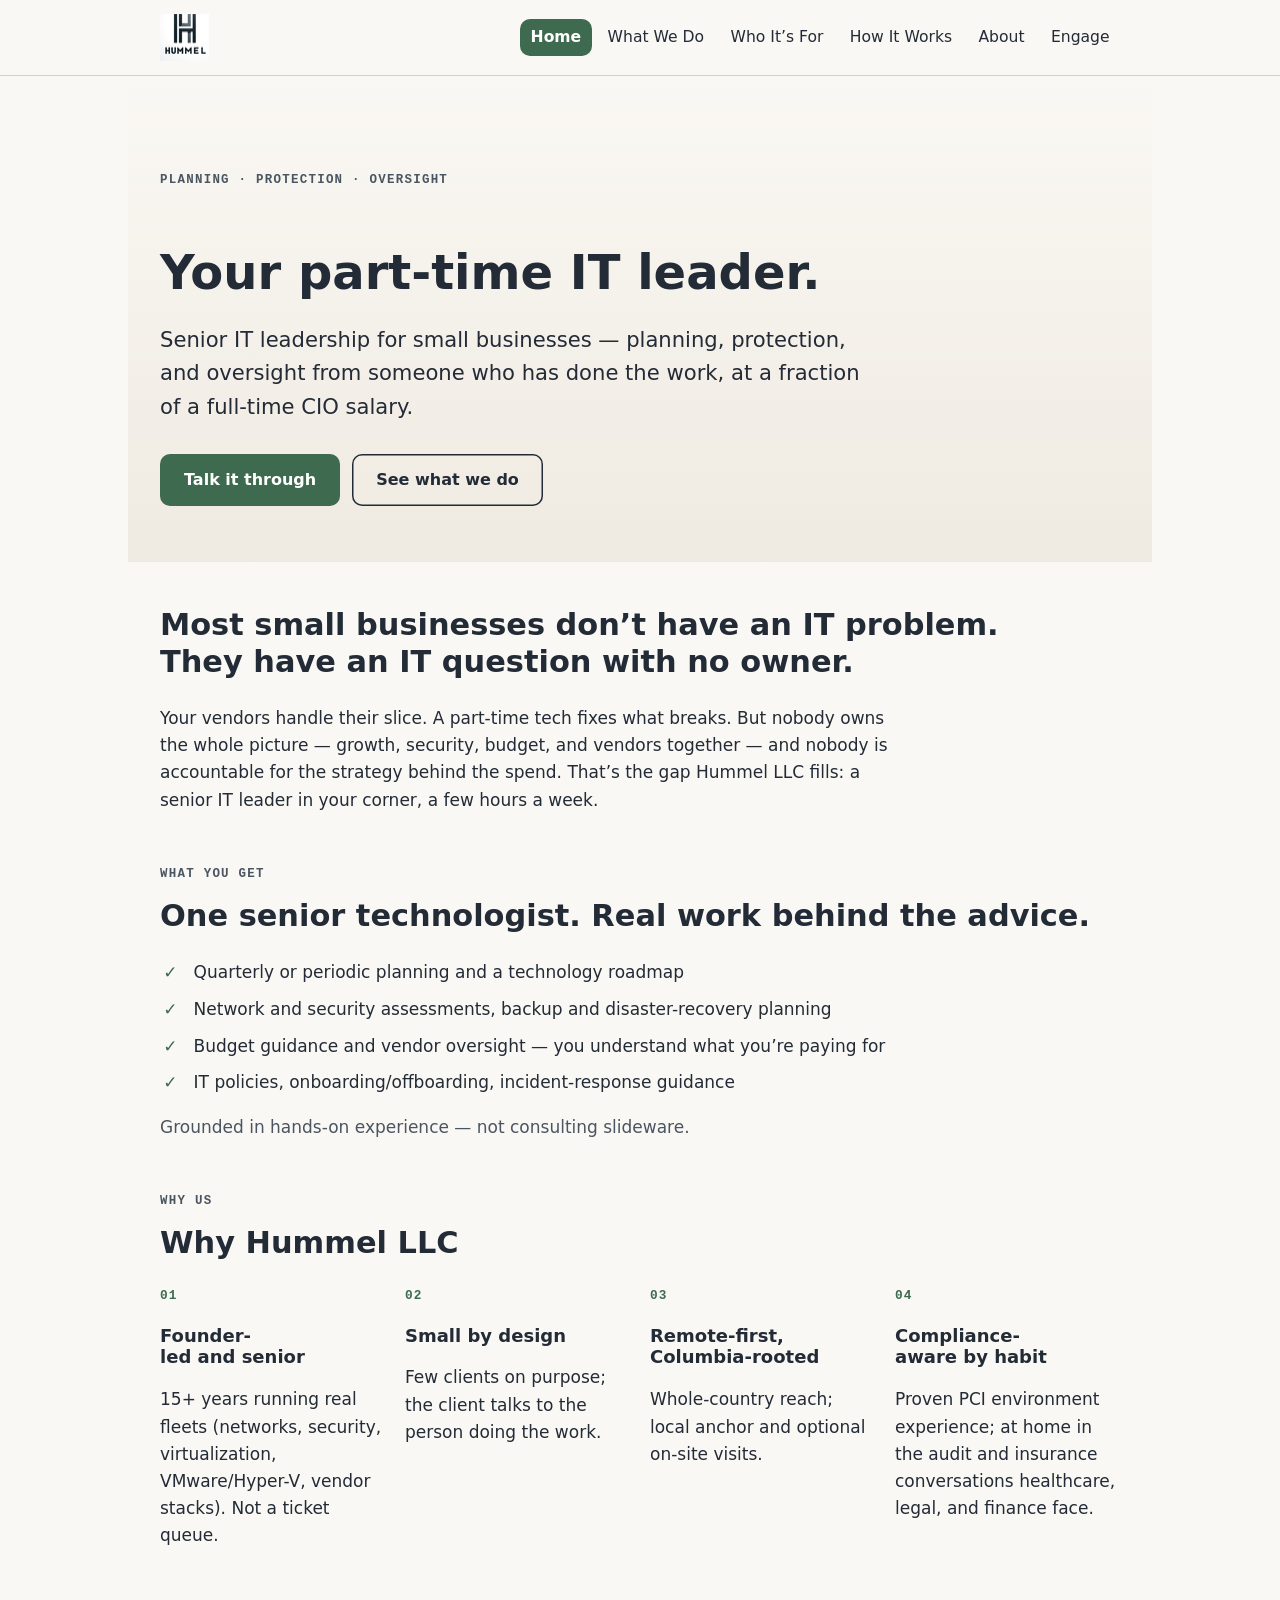
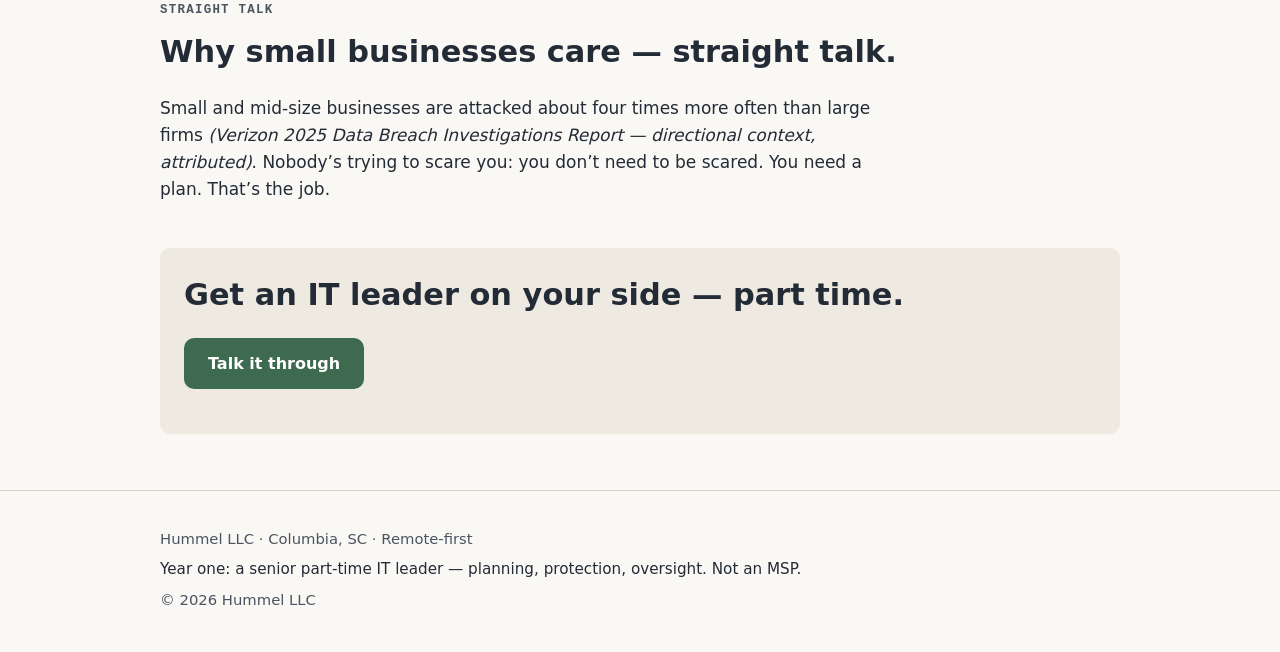
<file: index.html>
<!DOCTYPE html>
<html lang="en">
<head>
  <meta charset="utf-8">
  <meta name="viewport" content="width=device-width, initial-scale=1">
  <title>Hummel LLC — Your Part-Time IT Leader</title>
  <meta name="description" content="Senior, founder-led IT leadership for small businesses: fractional vCIO retainers, security and network assessments, backup planning, and vendor oversight. Remote-first from Columbia, SC.">
  <link rel="canonical" href="https://hummelllc.com/">
  <meta property="og:title" content="Hummel LLC — Your Part-Time IT Leader">
  <meta property="og:description" content="Senior, founder-led IT leadership for small businesses: fractional vCIO retainers, security and network assessments, backup planning, and vendor oversight. Remote-first from Columbia, SC.">
  <meta property="og:type" content="website">
  <meta property="og:url" content="https://hummelllc.com/">
  <meta property="og:image" content="https://hummelllc.com/assets/og-image.png">
  <!-- social / structured data — installed by scripts/set-social-meta.py -->
  <meta name="twitter:card" content="summary_large_image">
  <meta name="twitter:title" content="Hummel LLC — Your Part-Time IT Leader">
  <meta name="twitter:description" content="Senior, founder-led IT leadership for small businesses: fractional vCIO retainers, security and network assessments, backup planning, and vendor oversight. Remote-first from Columbia, SC.">
  <meta name="twitter:image" content="https://hummelllc.com/assets/og-image.png">
  <meta property="og:site_name" content="Hummel LLC">
  <meta property="og:image:width" content="1200">
  <meta property="og:image:height" content="630">

  <script type="application/ld+json">
    {
      "@context": "https://schema.org",
      "@type": "ProfessionalService",
      "name": "Hummel LLC",
      "url": "https://hummelllc.com/",
      "email": "hello@hummelllc.com",
      "areaServed": [
        "Columbia",
        "West Columbia",
        "Cayce",
        "Lexington",
        "Irmo",
        "Chapin",
        "Blythewood",
        "Newberry",
        "Camden",
        "Sumter"
      ],
      "address": {
        "@type": "PostalAddress",
        "addressLocality": "Columbia",
        "addressRegion": "SC"
      }
    }
  </script>
  <!-- end social / structured data -->
  <link rel="icon" href="assets/favicon-32.png" type="image/png" sizes="32x32">
  <link rel="apple-touch-icon" href="assets/favicon-180.png">
  <link rel="stylesheet" href="assets/css/site.css">
    <!-- Installed by scripts/set-analytics.py on 2026-09-25. Cloudflare Web Analytics:
       free, cookie-free, no consent banner. The token below is PUBLIC site data
       (it is visible in the page source of every CWA site) — it is not an API
       token and grants no account access. Replace via scripts/set-analytics.py. -->
  <script defer src="https://static.cloudflareinsights.com/beacon.min.js" data-cf-beacon='{"token": "382b5ca9e51244e9ac2817b82a6a288d", "spa": true}'></script>
</head>
<body>
  <a class="skip-link" href="#main">Skip to content</a>

  <header class="site-header">
    <div class="container header-row">
      <a class="brand" href="./" aria-label="Hummel LLC home">
          <img src="assets/logo-46.png" srcset="assets/logo-46.png 1x, assets/logo-93.png 2x" alt="Hummel LLC" width="49" height="46">
        </a>
      <nav class="main-nav" aria-label="Main">
        <ul>
          <li><a href="./" aria-current="page">Home</a></li>
          <li><a href="what-we-do/">What We Do</a></li>
          <li><a href="who-its-for/">Who It&rsquo;s For</a></li>
          <li><a href="how-it-works/">How It Works</a></li>
          <li><a href="about/">About</a></li>
          <li><a href="engage/">Engage</a></li>
        </ul>
      </nav>
    </div>
  </header>

  <main id="main">
    <section class="hero container" aria-labelledby="hero-title">
      <p class="eyebrow">Planning &middot; Protection &middot; Oversight</p>
      <h1 id="hero-title">Your part-time IT leader.</h1>
      <p class="lead">Senior IT leadership for small businesses &mdash; planning, protection, and oversight from someone who has done the work, at a fraction of a full-time CIO salary.</p>
      <div class="actions">
        <a class="btn" href="engage/">Talk it through</a>
        <a class="btn secondary" href="what-we-do/">See what we do</a>
      </div>
    </section>

    <section class="container section-block" aria-labelledby="gap-title">
      <h2 id="gap-title">Most small businesses don&rsquo;t have an IT problem. They have an IT question with no owner.</h2>
      <p class="prose">Your vendors handle their slice. A part-time tech fixes what breaks. But nobody owns the whole picture &mdash; growth, security, budget, and vendors together &mdash; and nobody is accountable for the strategy behind the spend. That&rsquo;s the gap Hummel LLC fills: a senior IT leader in your corner, a few hours a week.</p>
    </section>

    <section class="container section-block" aria-labelledby="get-title">
      <p class="eyebrow">What you get</p>
      <h2 id="get-title">One senior technologist. Real work behind the advice.</h2>
      <ul class="tick">
        <li>Quarterly or periodic planning and a technology roadmap</li>
        <li>Network and security assessments, backup and disaster-recovery planning</li>
        <li>Budget guidance and vendor oversight &mdash; you understand what you&rsquo;re paying for</li>
        <li>IT policies, onboarding/offboarding, incident-response guidance</li>
      </ul>
      <p class="muted">Grounded in hands-on experience &mdash; not consulting slideware.</p>
    </section>

    <section class="container section-block" aria-labelledby="why-title">
      <p class="eyebrow">Why us</p>
      <h2 id="why-title">Why Hummel LLC</h2>
      <div class="strip">
        <div class="strip-item">
          <span class="strip-index">01</span>
          <h3>Founder-led and senior</h3>
          <p>15+ years running real fleets (networks, security, virtualization, VMware/Hyper-V, vendor stacks). Not a ticket queue.</p>
        </div>
        <div class="strip-item">
          <span class="strip-index">02</span>
          <h3>Small by design</h3>
          <p>Few clients on purpose; the client talks to the person doing the work.</p>
        </div>
        <div class="strip-item">
          <span class="strip-index">03</span>
          <h3>Remote-first, Columbia-rooted</h3>
          <p>Whole-country reach; local anchor and optional on-site visits.</p>
        </div>
        <div class="strip-item">
          <span class="strip-index">04</span>
          <h3>Compliance-aware by habit</h3>
          <p>Proven PCI environment experience; at home in the audit and insurance conversations healthcare, legal, and finance face.</p>
        </div>
      </div>
    </section>

    <section class="container section-block" aria-labelledby="matters-title">
      <p class="eyebrow">Straight talk</p>
      <h2 id="matters-title">Why small businesses care &mdash; straight talk.</h2>
      <p class="prose">Small and mid-size businesses are attacked about four times more often than large firms <em>(Verizon 2025 Data Breach Investigations Report &mdash; directional context, attributed)</em>. Nobody&rsquo;s trying to scare you: you don&rsquo;t need to be scared. You need a plan. That&rsquo;s the job.</p>
    </section>

    <section class="container section-block" aria-labelledby="close-title">
      <div class="band">
        <h2 id="close-title" class="mt-0">Get an IT leader on your side &mdash; part time.</h2>
        <p><a class="btn" href="engage/">Talk it through</a></p>
      </div>
    </section>
  </main>

  <footer class="site-footer">
    <div class="container">
      <span>Hummel LLC &middot; Columbia, SC &middot; Remote-first</span>
      <span class="honesty">Year one: a senior part-time IT leader &mdash; planning, protection, oversight. Not an MSP.</span>
      <span>&copy; 2026 Hummel LLC</span>
    </div>
  </footer>
</body>
</html>
</file>
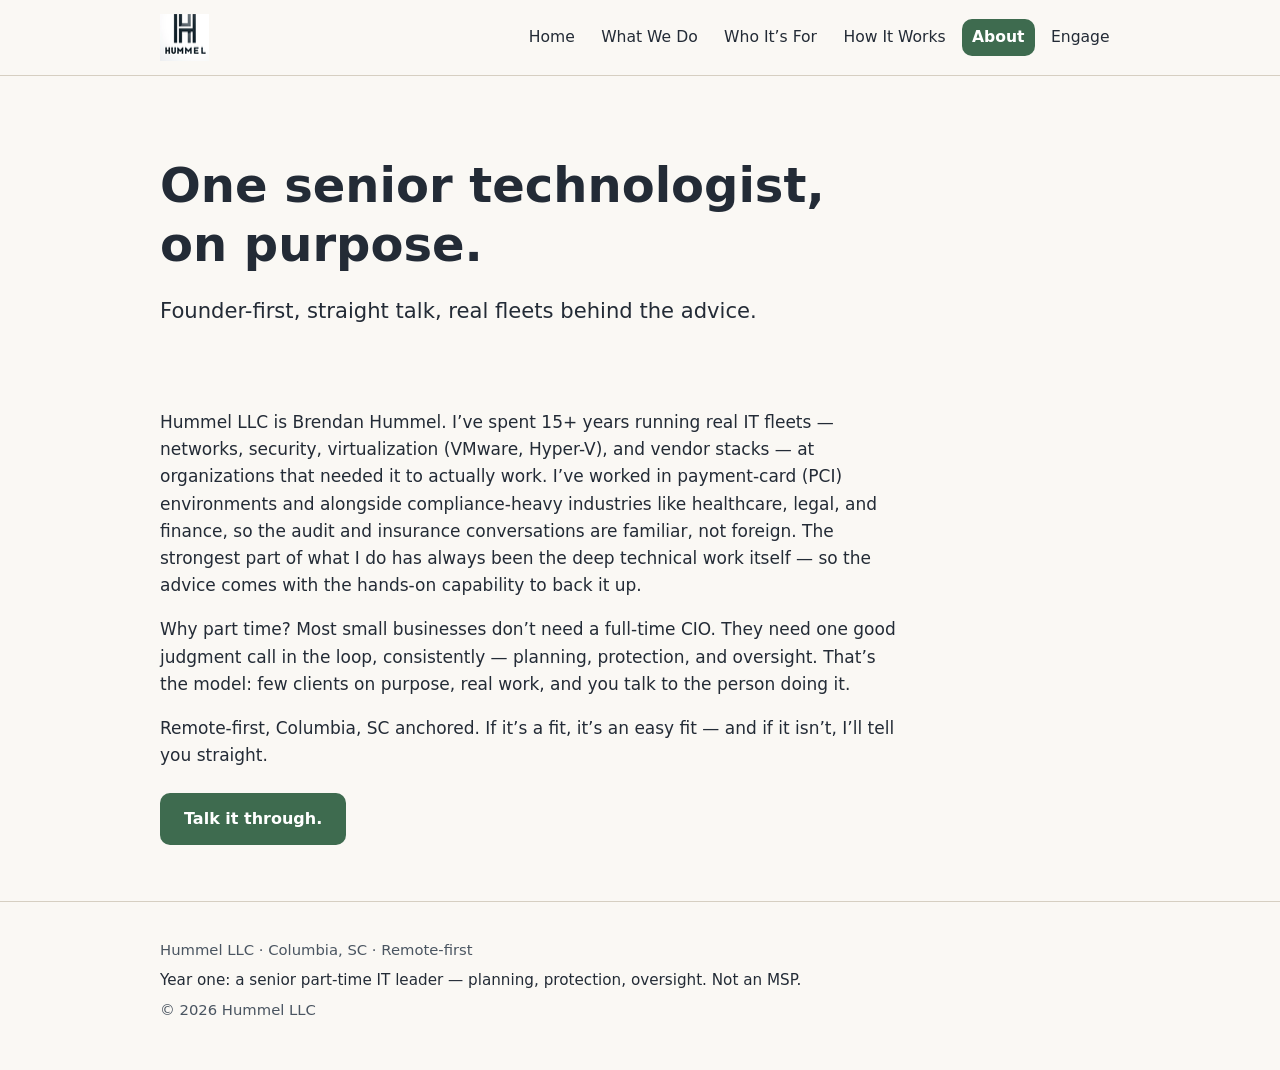
<file: about/index.html>
<!DOCTYPE html>
<html lang="en">
<head>
  <meta charset="utf-8">
  <meta name="viewport" content="width=device-width, initial-scale=1">
  <title>About — Hummel LLC</title>
  <meta name="description" content="Brendan Hummel: 15+ years running real IT fleets. Founder-led, small by design, remote-first with Columbia, SC roots.">
  <link rel="canonical" href="https://hummelllc.com/about/">
  <meta property="og:title" content="About — Hummel LLC">
  <meta property="og:description" content="Brendan Hummel: 15+ years running real IT fleets. Founder-led, small by design, remote-first with Columbia, SC roots.">
  <meta property="og:type" content="website">
  <meta property="og:url" content="https://hummelllc.com/about/">
  <meta property="og:image" content="https://hummelllc.com/assets/og-image.png">
  <!-- social / structured data — installed by scripts/set-social-meta.py -->
  <meta name="twitter:card" content="summary_large_image">
  <meta name="twitter:title" content="About — Hummel LLC">
  <meta name="twitter:description" content="Brendan Hummel: 15+ years running real IT fleets. Founder-led, small by design, remote-first with Columbia, SC roots.">
  <meta name="twitter:image" content="https://hummelllc.com/assets/og-image.png">
  <meta property="og:site_name" content="Hummel LLC">
  <meta property="og:image:width" content="1200">
  <meta property="og:image:height" content="630">
  <!-- end social / structured data -->
  <link rel="icon" href="../assets/favicon-32.png" type="image/png" sizes="32x32">
  <link rel="apple-touch-icon" href="../assets/favicon-180.png">
  <link rel="stylesheet" href="../assets/css/site.css">
    <!-- Installed by scripts/set-analytics.py on 2026-09-25. Cloudflare Web Analytics:
       free, cookie-free, no consent banner. The token below is PUBLIC site data
       (it is visible in the page source of every CWA site) — it is not an API
       token and grants no account access. Replace via scripts/set-analytics.py. -->
  <script defer src="https://static.cloudflareinsights.com/beacon.min.js" data-cf-beacon='{"token": "382b5ca9e51244e9ac2817b82a6a288d", "spa": true}'></script>
</head>
<body>
  <a class="skip-link" href="#main">Skip to content</a>

  <header class="site-header">
    <div class="container header-row">
      <a class="brand" href="../" aria-label="Hummel LLC home">
          <img src="../assets/logo-46.png" srcset="../assets/logo-46.png 1x, ../assets/logo-93.png 2x" alt="Hummel LLC" width="49" height="46">
        </a>
      <nav class="main-nav" aria-label="Main">
        <ul>
          <li><a href="../">Home</a></li>
          <li><a href="../what-we-do/">What We Do</a></li>
          <li><a href="../who-its-for/">Who It&rsquo;s For</a></li>
          <li><a href="../how-it-works/">How It Works</a></li>
          <li><a href="../about/" aria-current="page">About</a></li>
          <li><a href="../engage/">Engage</a></li>
        </ul>
      </nav>
    </div>
  </header>

  <main id="main">
    <section class="page-head container">
      <h1>One senior technologist, on purpose.</h1>
      <p class="lead">Founder-first, straight talk, real fleets behind the advice.</p>
    </section>

    <section class="container section-block" aria-labelledby="about-title">
      <h2 id="about-title" class="visually-hidden">About Brendan Hummel</h2>
      <p class="prose">Hummel LLC is Brendan Hummel. I&rsquo;ve spent 15+ years running real IT fleets &mdash; networks, security, virtualization (VMware, Hyper-V), and vendor stacks &mdash; at organizations that needed it to actually work. I&rsquo;ve worked in payment-card (PCI) environments and alongside compliance-heavy industries like healthcare, legal, and finance, so the audit and insurance conversations are familiar, not foreign. The strongest part of what I do has always been the deep technical work itself &mdash; so the advice comes with the hands-on capability to back it up.</p>
      <p class="prose">Why part time? Most small businesses don&rsquo;t need a full-time CIO. They need one good judgment call in the loop, consistently &mdash; planning, protection, and oversight. That&rsquo;s the model: few clients on purpose, real work, and you talk to the person doing it.</p>
      <p class="prose">Remote-first, Columbia, SC anchored. If it&rsquo;s a fit, it&rsquo;s an easy fit &mdash; and if it isn&rsquo;t, I&rsquo;ll tell you straight.</p>
      <p class="actions"><a class="btn" href="../engage/">Talk it through.</a></p>
    </section>
  </main>

  <footer class="site-footer">
    <div class="container">
      <span>Hummel LLC &middot; Columbia, SC &middot; Remote-first</span>
      <span class="honesty">Year one: a senior part-time IT leader &mdash; planning, protection, oversight. Not an MSP.</span>
      <span>&copy; 2026 Hummel LLC</span>
    </div>
  </footer>
</body>
</html>
</file>
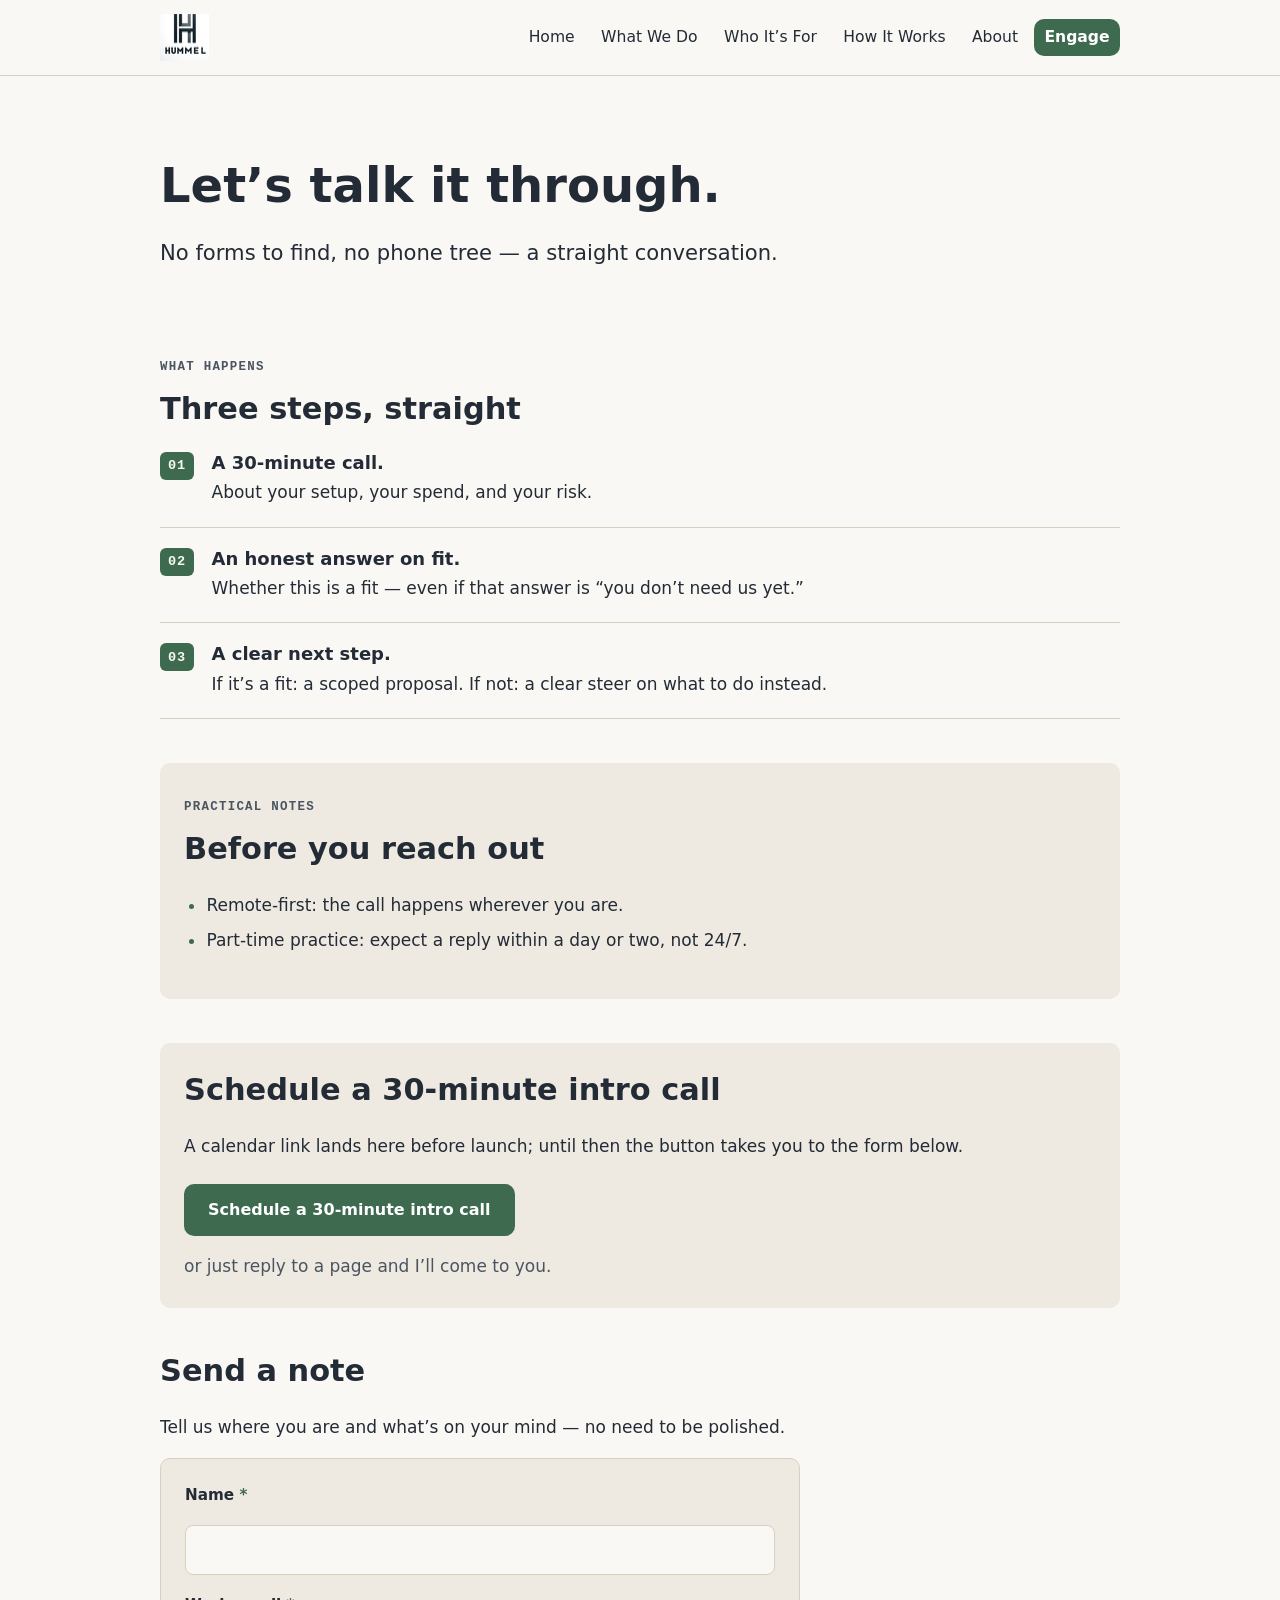
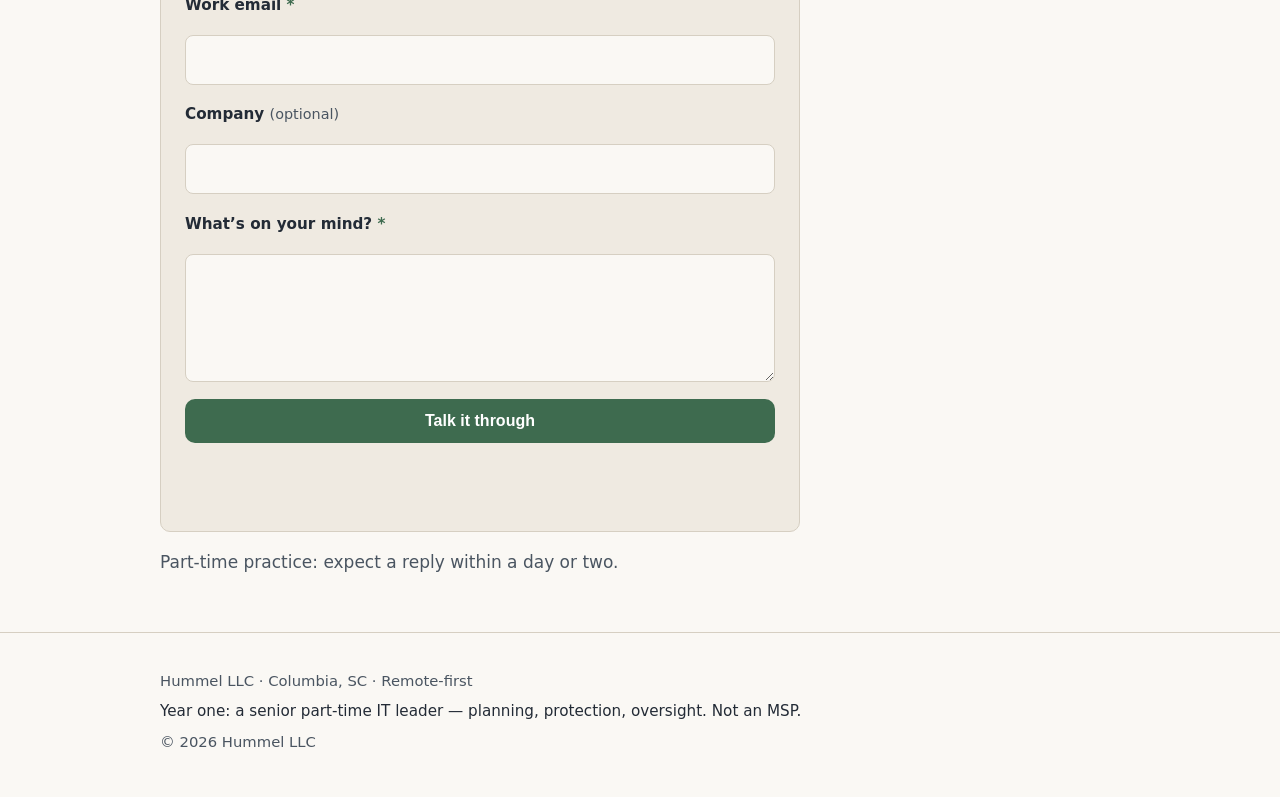
<file: engage/index.html>
<!DOCTYPE html>
<html lang="en">
<head>
  <meta charset="utf-8">
  <meta name="viewport" content="width=device-width, initial-scale=1">
  <title>Let&rsquo;s Talk — Hummel LLC</title>
  <meta name="description" content="A 30-minute conversation about your setup, spend, and risk — and an honest answer on fit.">
  <link rel="canonical" href="https://hummelllc.com/engage/">
  <meta property="og:title" content="Let&rsquo;s Talk — Hummel LLC">
  <meta property="og:description" content="A 30-minute conversation about your setup, spend, and risk — and an honest answer on fit.">
  <meta property="og:type" content="website">
  <meta property="og:url" content="https://hummelllc.com/engage/">
  <meta property="og:image" content="https://hummelllc.com/assets/og-image.png">
  <!-- social / structured data — installed by scripts/set-social-meta.py -->
  <meta name="twitter:card" content="summary_large_image">
  <meta name="twitter:title" content="Let&rsquo;s Talk — Hummel LLC">
  <meta name="twitter:description" content="A 30-minute conversation about your setup, spend, and risk — and an honest answer on fit.">
  <meta name="twitter:image" content="https://hummelllc.com/assets/og-image.png">
  <meta property="og:site_name" content="Hummel LLC">
  <meta property="og:image:width" content="1200">
  <meta property="og:image:height" content="630">
  <!-- end social / structured data -->
  <link rel="icon" href="../assets/favicon-32.png" type="image/png" sizes="32x32">
  <link rel="apple-touch-icon" href="../assets/favicon-180.png">
  <link rel="stylesheet" href="../assets/css/site.css">
    <!-- Installed by scripts/set-analytics.py on 2026-09-25. Cloudflare Web Analytics:
       free, cookie-free, no consent banner. The token below is PUBLIC site data
       (it is visible in the page source of every CWA site) — it is not an API
       token and grants no account access. Replace via scripts/set-analytics.py. -->
  <script defer src="https://static.cloudflareinsights.com/beacon.min.js" data-cf-beacon='{"token": "382b5ca9e51244e9ac2817b82a6a288d", "spa": true}'></script>
</head>
<body>
  <a class="skip-link" href="#main">Skip to content</a>

  <header class="site-header">
    <div class="container header-row">
      <a class="brand" href="../" aria-label="Hummel LLC home">
          <img src="../assets/logo-46.png" srcset="../assets/logo-46.png 1x, ../assets/logo-93.png 2x" alt="Hummel LLC" width="49" height="46">
        </a>
      <nav class="main-nav" aria-label="Main">
        <ul>
          <li><a href="../">Home</a></li>
          <li><a href="../what-we-do/">What We Do</a></li>
          <li><a href="../who-its-for/">Who It&rsquo;s For</a></li>
          <li><a href="../how-it-works/">How It Works</a></li>
          <li><a href="../about/">About</a></li>
          <li><a href="../engage/" aria-current="page">Engage</a></li>
        </ul>
      </nav>
    </div>
  </header>

  <main id="main">
    <section class="page-head container">
      <h1>Let&rsquo;s talk it through.</h1>
      <p class="lead">No forms to find, no phone tree &mdash; a straight conversation.</p>
    </section>

    <section class="container section-block" aria-labelledby="happens-title">
      <p class="eyebrow">What happens</p>
      <h2 id="happens-title">Three steps, straight</h2>
      <ol class="steps">
        <li>
          <div>
            <h3>A 30-minute call.</h3>
            <p>About your setup, your spend, and your risk.</p>
          </div>
        </li>
        <li>
          <div>
            <h3>An honest answer on fit.</h3>
            <p>Whether this is a fit &mdash; even if that answer is &ldquo;you don&rsquo;t need us yet.&rdquo;</p>
          </div>
        </li>
        <li>
          <div>
            <h3>A clear next step.</h3>
            <p>If it&rsquo;s a fit: a scoped proposal. If not: a clear steer on what to do instead.</p>
          </div>
        </li>
      </ol>
    </section>

    <section class="container section-block" aria-labelledby="notes-title">
      <div class="band">
        <p class="eyebrow">Practical notes</p>
        <h2 id="notes-title" class="mt-0">Before you reach out</h2>
        <ul class="plain">
          <li>Remote-first: the call happens wherever you are.</li>
          <li>Part-time practice: expect a reply within a day or two, not 24/7.</li>
        </ul>
      </div>
    </section>

    <section class="container section-block" aria-labelledby="sched-title">
      <div class="band">
        <h2 id="sched-title" class="mt-0">Schedule a 30&#8209;minute intro call</h2>
        <p id="schedule-note" class="mb-0">A calendar link lands here before launch; until then the button takes you to the form below.</p>
        <p class="actions mb-0"><a class="btn" href="#contact-form" id="schedule-cta">Schedule a 30&#8209;minute intro call</a></p>
        <p class="muted mb-0">or just reply to a page and I&rsquo;ll come to you.</p>
      </div>
    </section>

    <section class="container section-block" aria-labelledby="form-title">
      <h2 id="form-title">Send a note</h2>
      <p>Tell us where you are and what&rsquo;s on your mind &mdash; no need to be polished.</p>
      <form class="contact-form" id="contact-form" novalidate>
        <label for="cf-name">Name <span class="req">*</span></label>
        <input type="text" id="cf-name" name="name" autocomplete="name" required>

        <label for="cf-email">Work email <span class="req">*</span></label>
        <input type="email" id="cf-email" name="email" autocomplete="email" required>

        <label for="cf-company">Company <span class="opt">(optional)</span></label>
        <input type="text" id="cf-company" name="company" autocomplete="organization">

        <label for="cf-message">What&rsquo;s on your mind? <span class="req">*</span></label>
        <textarea id="cf-message" name="message" required></textarea>

        <button class="btn" type="submit">Talk it through</button>
        <p class="form-status" id="form-status" role="status" aria-live="polite"></p>
      </form>
      <p class="muted">Part-time practice: expect a reply within a day or two.</p>
    </section>
  </main>

  <footer class="site-footer">
    <div class="container">
      <span>Hummel LLC &middot; Columbia, SC &middot; Remote-first</span>
      <span class="honesty">Year one: a senior part-time IT leader &mdash; planning, protection, oversight. Not an MSP.</span>
      <span>&copy; 2026 Hummel LLC</span>
    </div>
  </footer>

  <script src="../assets/js/contact.js"></script>
</body>
</html>
</file>
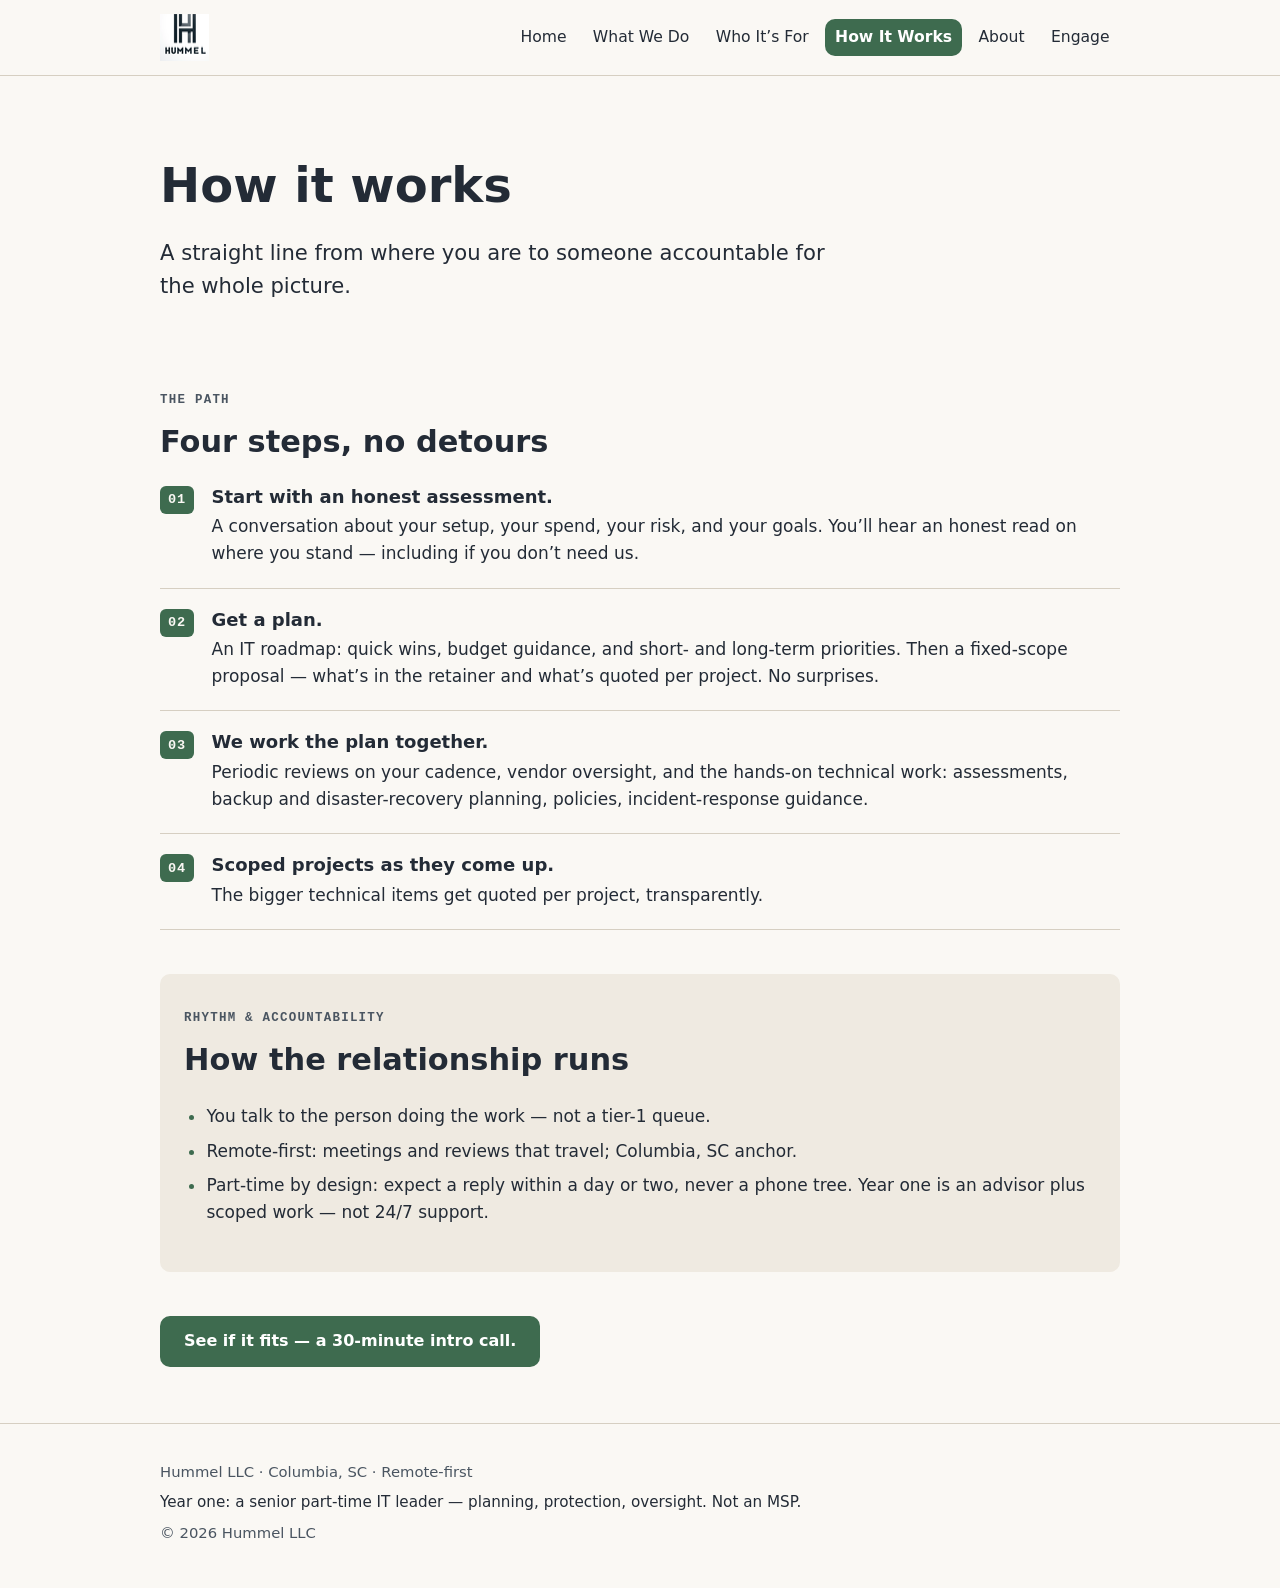
<file: how-it-works/index.html>
<!DOCTYPE html>
<html lang="en">
<head>
  <meta charset="utf-8">
  <meta name="viewport" content="width=device-width, initial-scale=1">
  <title>How It Works — Hummel LLC</title>
  <meta name="description" content="Assessment, roadmap, oversight, and scoped projects — a straight line to someone accountable for your IT.">
  <link rel="canonical" href="https://hummelllc.com/how-it-works/">
  <meta property="og:title" content="How It Works — Hummel LLC">
  <meta property="og:description" content="Assessment, roadmap, oversight, and scoped projects — a straight line to someone accountable for your IT.">
  <meta property="og:type" content="website">
  <meta property="og:url" content="https://hummelllc.com/how-it-works/">
  <meta property="og:image" content="https://hummelllc.com/assets/og-image.png">
  <!-- social / structured data — installed by scripts/set-social-meta.py -->
  <meta name="twitter:card" content="summary_large_image">
  <meta name="twitter:title" content="How It Works — Hummel LLC">
  <meta name="twitter:description" content="Assessment, roadmap, oversight, and scoped projects — a straight line to someone accountable for your IT.">
  <meta name="twitter:image" content="https://hummelllc.com/assets/og-image.png">
  <meta property="og:site_name" content="Hummel LLC">
  <meta property="og:image:width" content="1200">
  <meta property="og:image:height" content="630">
  <!-- end social / structured data -->
  <link rel="icon" href="../assets/favicon-32.png" type="image/png" sizes="32x32">
  <link rel="apple-touch-icon" href="../assets/favicon-180.png">
  <link rel="stylesheet" href="../assets/css/site.css">
    <!-- Installed by scripts/set-analytics.py on 2026-09-25. Cloudflare Web Analytics:
       free, cookie-free, no consent banner. The token below is PUBLIC site data
       (it is visible in the page source of every CWA site) — it is not an API
       token and grants no account access. Replace via scripts/set-analytics.py. -->
  <script defer src="https://static.cloudflareinsights.com/beacon.min.js" data-cf-beacon='{"token": "382b5ca9e51244e9ac2817b82a6a288d", "spa": true}'></script>
</head>
<body>
  <a class="skip-link" href="#main">Skip to content</a>

  <header class="site-header">
    <div class="container header-row">
      <a class="brand" href="../" aria-label="Hummel LLC home">
          <img src="../assets/logo-46.png" srcset="../assets/logo-46.png 1x, ../assets/logo-93.png 2x" alt="Hummel LLC" width="49" height="46">
        </a>
      <nav class="main-nav" aria-label="Main">
        <ul>
          <li><a href="../">Home</a></li>
          <li><a href="../what-we-do/">What We Do</a></li>
          <li><a href="../who-its-for/">Who It&rsquo;s For</a></li>
          <li><a href="../how-it-works/" aria-current="page">How It Works</a></li>
          <li><a href="../about/">About</a></li>
          <li><a href="../engage/">Engage</a></li>
        </ul>
      </nav>
    </div>
  </header>

  <main id="main">
    <section class="page-head container">
      <h1>How it works</h1>
      <p class="lead">A straight line from where you are to someone accountable for the whole picture.</p>
    </section>

    <section class="container section-block" aria-labelledby="steps-title">
      <p class="eyebrow">The path</p>
      <h2 id="steps-title">Four steps, no detours</h2>
      <ol class="steps">
        <li>
          <div>
            <h3>Start with an honest assessment.</h3>
            <p>A conversation about your setup, your spend, your risk, and your goals. You&rsquo;ll hear an honest read on where you stand &mdash; including if you don&rsquo;t need us.</p>
          </div>
        </li>
        <li>
          <div>
            <h3>Get a plan.</h3>
            <p>An IT roadmap: quick wins, budget guidance, and short- and long-term priorities. Then a fixed-scope proposal &mdash; what&rsquo;s in the retainer and what&rsquo;s quoted per project. No surprises.</p>
          </div>
        </li>
        <li>
          <div>
            <h3>We work the plan together.</h3>
            <p>Periodic reviews on your cadence, vendor oversight, and the hands-on technical work: assessments, backup and disaster-recovery planning, policies, incident-response guidance.</p>
          </div>
        </li>
        <li>
          <div>
            <h3>Scoped projects as they come up.</h3>
            <p>The bigger technical items get quoted per project, transparently.</p>
          </div>
        </li>
      </ol>
    </section>

    <section class="container section-block" aria-labelledby="rhythm-title">
      <div class="band">
        <p class="eyebrow">Rhythm &amp; accountability</p>
        <h2 id="rhythm-title" class="mt-0">How the relationship runs</h2>
        <ul class="plain">
          <li>You talk to the person doing the work &mdash; not a tier-1 queue.</li>
          <li>Remote-first: meetings and reviews that travel; Columbia, SC anchor.</li>
          <li>Part-time by design: expect a reply within a day or two, never a phone tree. Year one is an advisor plus scoped work &mdash; not 24/7 support.</li>
        </ul>
      </div>
    </section>

    <section class="container section-block">
      <p class="actions"><a class="btn" href="../engage/">See if it fits &mdash; a 30-minute intro call.</a></p>
    </section>
  </main>

  <footer class="site-footer">
    <div class="container">
      <span>Hummel LLC &middot; Columbia, SC &middot; Remote-first</span>
      <span class="honesty">Year one: a senior part-time IT leader &mdash; planning, protection, oversight. Not an MSP.</span>
      <span>&copy; 2026 Hummel LLC</span>
    </div>
  </footer>
</body>
</html>
</file>
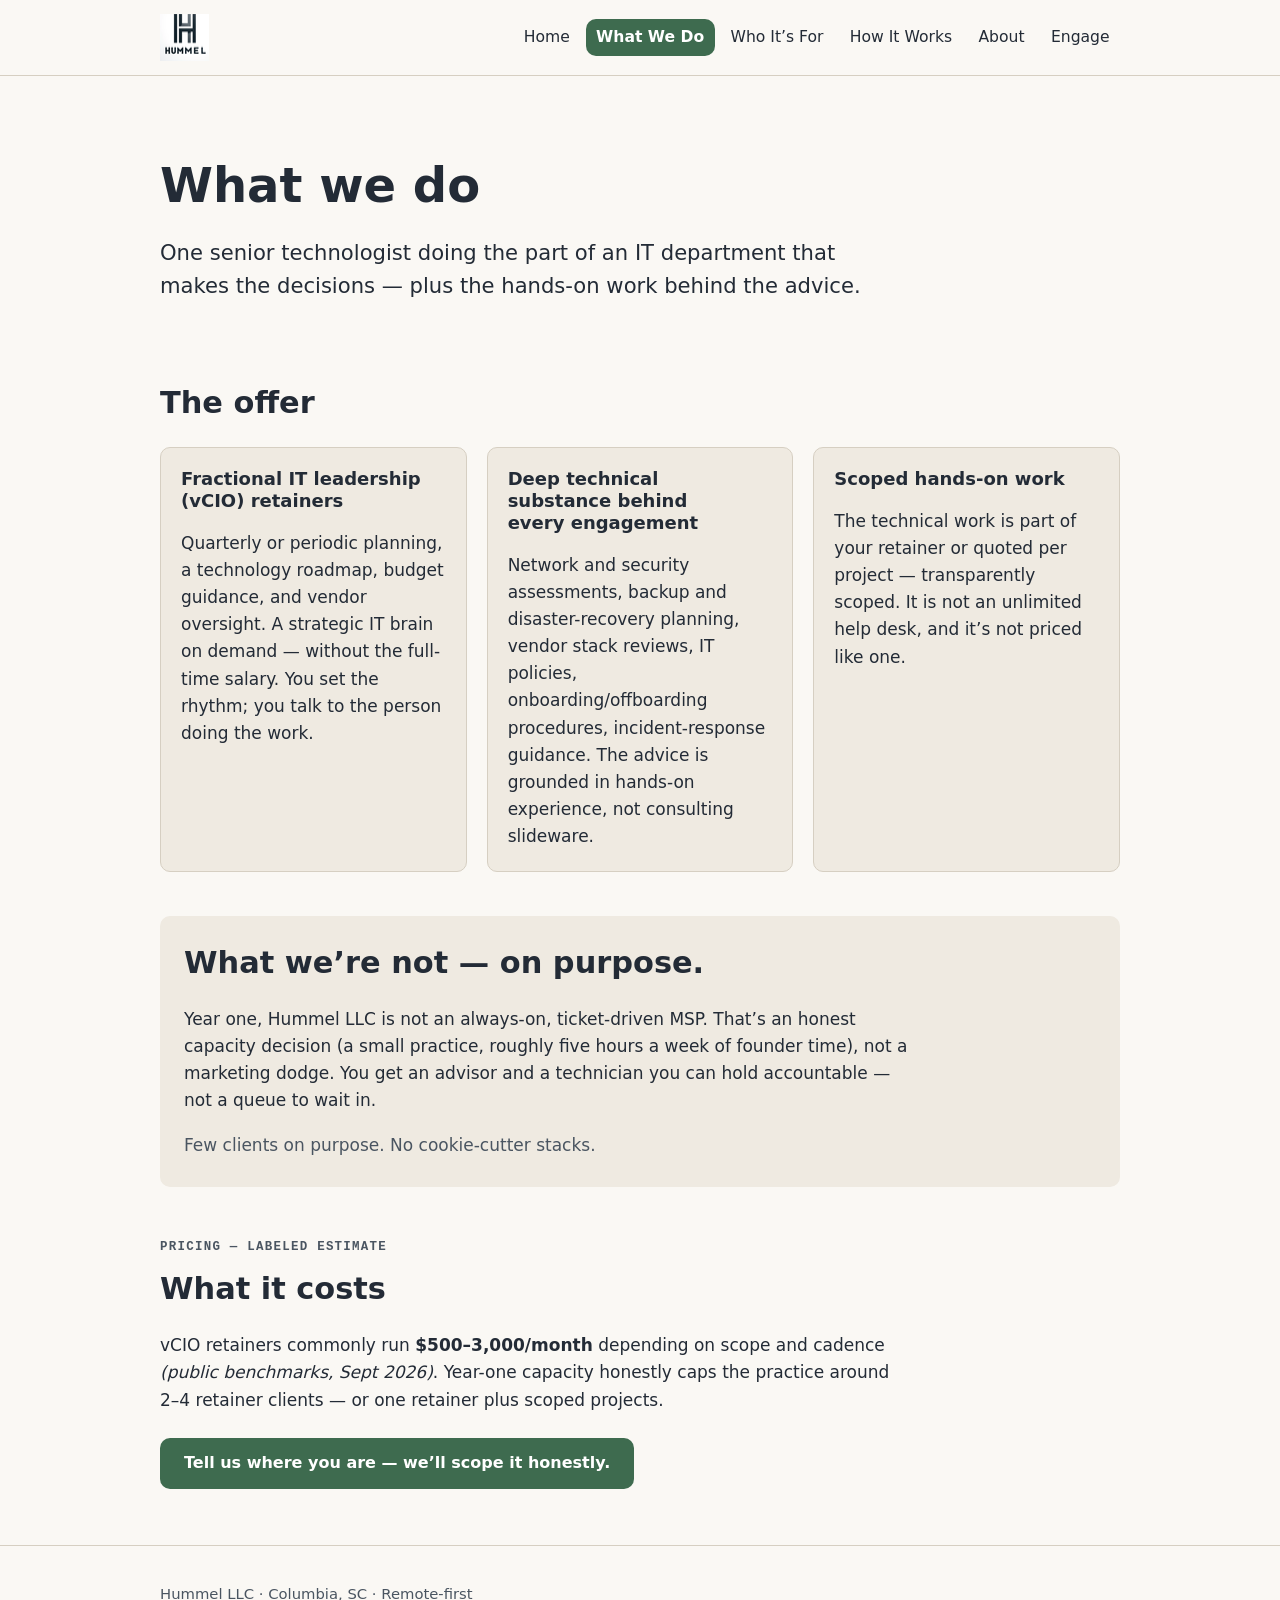
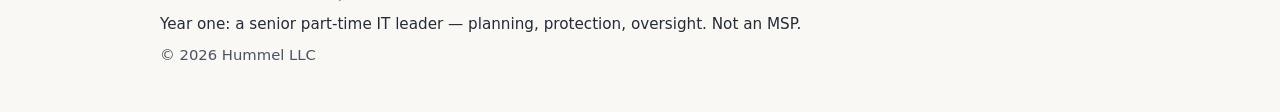
<file: what-we-do/index.html>
<!DOCTYPE html>
<html lang="en">
<head>
  <meta charset="utf-8">
  <meta name="viewport" content="width=device-width, initial-scale=1">
  <title>What We Do — Hummel LLC</title>
  <meta name="description" content="Fractional IT leadership (vCIO), security and network assessments, backup and disaster-recovery planning, and scoped hands-on work — from a senior technologist.">
  <link rel="canonical" href="https://hummelllc.com/what-we-do/">
  <meta property="og:title" content="What We Do — Hummel LLC">
  <meta property="og:description" content="Fractional IT leadership (vCIO), security and network assessments, backup and disaster-recovery planning, and scoped hands-on work — from a senior technologist.">
  <meta property="og:type" content="website">
  <meta property="og:url" content="https://hummelllc.com/what-we-do/">
  <meta property="og:image" content="https://hummelllc.com/assets/og-image.png">
  <!-- social / structured data — installed by scripts/set-social-meta.py -->
  <meta name="twitter:card" content="summary_large_image">
  <meta name="twitter:title" content="What We Do — Hummel LLC">
  <meta name="twitter:description" content="Fractional IT leadership (vCIO), security and network assessments, backup and disaster-recovery planning, and scoped hands-on work — from a senior technologist.">
  <meta name="twitter:image" content="https://hummelllc.com/assets/og-image.png">
  <meta property="og:site_name" content="Hummel LLC">
  <meta property="og:image:width" content="1200">
  <meta property="og:image:height" content="630">
  <!-- end social / structured data -->
  <link rel="icon" href="../assets/favicon-32.png" type="image/png" sizes="32x32">
  <link rel="apple-touch-icon" href="../assets/favicon-180.png">
  <link rel="stylesheet" href="../assets/css/site.css">
    <!-- Installed by scripts/set-analytics.py on 2026-09-25. Cloudflare Web Analytics:
       free, cookie-free, no consent banner. The token below is PUBLIC site data
       (it is visible in the page source of every CWA site) — it is not an API
       token and grants no account access. Replace via scripts/set-analytics.py. -->
  <script defer src="https://static.cloudflareinsights.com/beacon.min.js" data-cf-beacon='{"token": "382b5ca9e51244e9ac2817b82a6a288d", "spa": true}'></script>
</head>
<body>
  <a class="skip-link" href="#main">Skip to content</a>

  <header class="site-header">
    <div class="container header-row">
      <a class="brand" href="../" aria-label="Hummel LLC home">
          <img src="../assets/logo-46.png" srcset="../assets/logo-46.png 1x, ../assets/logo-93.png 2x" alt="Hummel LLC" width="49" height="46">
        </a>
      <nav class="main-nav" aria-label="Main">
        <ul>
          <li><a href="../">Home</a></li>
          <li><a href="../what-we-do/" aria-current="page">What We Do</a></li>
          <li><a href="../who-its-for/">Who It&rsquo;s For</a></li>
          <li><a href="../how-it-works/">How It Works</a></li>
          <li><a href="../about/">About</a></li>
          <li><a href="../engage/">Engage</a></li>
        </ul>
      </nav>
    </div>
  </header>

  <main id="main">
    <section class="page-head container">
      <h1>What we do</h1>
      <p class="lead">One senior technologist doing the part of an IT department that makes the decisions &mdash; plus the hands-on work behind the advice.</p>
    </section>

    <section class="container section-block" aria-labelledby="offer-title">
      <h2 id="offer-title">The offer</h2>
      <div class="card-grid card-grid--3">
        <article class="card">
          <h3>Fractional IT leadership (vCIO) retainers</h3>
          <p>Quarterly or periodic planning, a technology roadmap, budget guidance, and vendor oversight. A strategic IT brain on demand &mdash; without the full-time salary. You set the rhythm; you talk to the person doing the work.</p>
        </article>
        <article class="card">
          <h3>Deep technical substance behind every engagement</h3>
          <p>Network and security assessments, backup and disaster-recovery planning, vendor stack reviews, IT policies, onboarding/offboarding procedures, incident-response guidance. The advice is grounded in hands-on experience, not consulting slideware.</p>
        </article>
        <article class="card">
          <h3>Scoped hands-on work</h3>
          <p>The technical work is part of your retainer or quoted per project &mdash; transparently scoped. It is not an unlimited help desk, and it&rsquo;s not priced like one.</p>
        </article>
      </div>
    </section>

    <section class="container section-block" aria-labelledby="nonoffer-title">
      <div class="band">
        <h2 id="nonoffer-title" class="mt-0">What we&rsquo;re not &mdash; on purpose.</h2>
        <p class="prose">Year one, Hummel LLC is not an always-on, ticket-driven MSP. That&rsquo;s an honest capacity decision (a small practice, roughly five hours a week of founder time), not a marketing dodge. You get an advisor and a technician you can hold accountable &mdash; not a queue to wait in.</p>
        <p class="muted mb-0">Few clients on purpose. No cookie-cutter stacks.</p>
      </div>
    </section>

    <section class="container section-block" aria-labelledby="pricing-title">
      <p class="eyebrow">Pricing &mdash; labeled estimate</p>
      <h2 id="pricing-title">What it costs</h2>
      <p class="prose">vCIO retainers commonly run <strong>$500&ndash;3,000/month</strong> depending on scope and cadence <em>(public benchmarks, Sept 2026)</em>. Year-one capacity honestly caps the practice around 2&ndash;4 retainer clients &mdash; or one retainer plus scoped projects.</p>
      <p class="actions"><a class="btn" href="../engage/">Tell us where you are &mdash; we&rsquo;ll scope it honestly.</a></p>
    </section>
  </main>

  <footer class="site-footer">
    <div class="container">
      <span>Hummel LLC &middot; Columbia, SC &middot; Remote-first</span>
      <span class="honesty">Year one: a senior part-time IT leader &mdash; planning, protection, oversight. Not an MSP.</span>
      <span>&copy; 2026 Hummel LLC</span>
    </div>
  </footer>
</body>
</html>
</file>
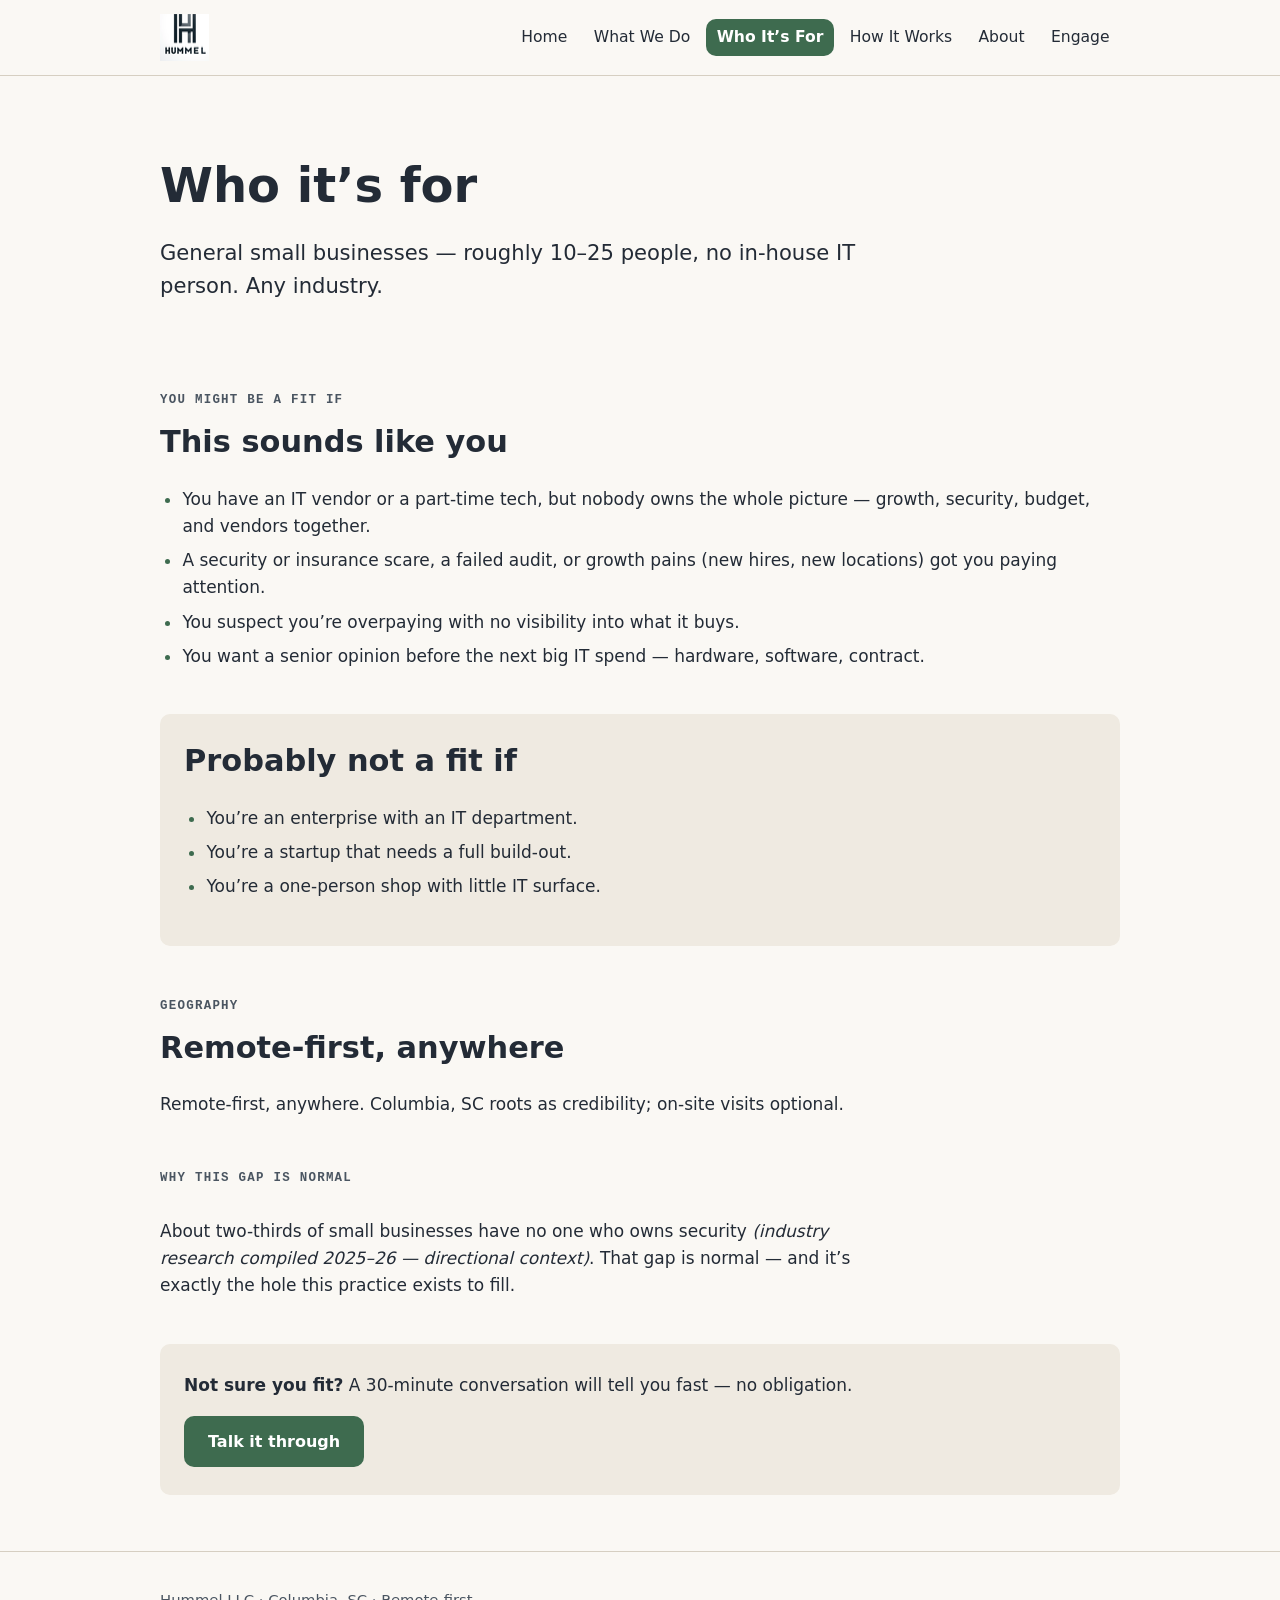
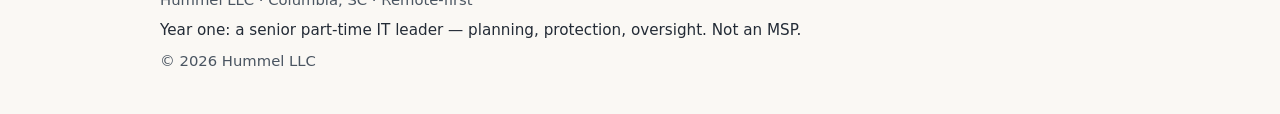
<file: who-its-for/index.html>
<!DOCTYPE html>
<html lang="en">
<head>
  <meta charset="utf-8">
  <meta name="viewport" content="width=device-width, initial-scale=1">
  <title>Who It&rsquo;s For — Hummel LLC</title>
  <meta name="description" content="For small businesses, roughly 10–25 people, with no in-house IT person — vendors and tech handled, the whole picture owned.">
  <link rel="canonical" href="https://hummelllc.com/who-its-for/">
  <meta property="og:title" content="Who It&rsquo;s For — Hummel LLC">
  <meta property="og:description" content="For small businesses, roughly 10–25 people, with no in-house IT person — vendors and tech handled, the whole picture owned.">
  <meta property="og:type" content="website">
  <meta property="og:url" content="https://hummelllc.com/who-its-for/">
  <meta property="og:image" content="https://hummelllc.com/assets/og-image.png">
  <!-- social / structured data — installed by scripts/set-social-meta.py -->
  <meta name="twitter:card" content="summary_large_image">
  <meta name="twitter:title" content="Who It&rsquo;s For — Hummel LLC">
  <meta name="twitter:description" content="For small businesses, roughly 10–25 people, with no in-house IT person — vendors and tech handled, the whole picture owned.">
  <meta name="twitter:image" content="https://hummelllc.com/assets/og-image.png">
  <meta property="og:site_name" content="Hummel LLC">
  <meta property="og:image:width" content="1200">
  <meta property="og:image:height" content="630">
  <!-- end social / structured data -->
  <link rel="icon" href="../assets/favicon-32.png" type="image/png" sizes="32x32">
  <link rel="apple-touch-icon" href="../assets/favicon-180.png">
  <link rel="stylesheet" href="../assets/css/site.css">
    <!-- Installed by scripts/set-analytics.py on 2026-09-25. Cloudflare Web Analytics:
       free, cookie-free, no consent banner. The token below is PUBLIC site data
       (it is visible in the page source of every CWA site) — it is not an API
       token and grants no account access. Replace via scripts/set-analytics.py. -->
  <script defer src="https://static.cloudflareinsights.com/beacon.min.js" data-cf-beacon='{"token": "382b5ca9e51244e9ac2817b82a6a288d", "spa": true}'></script>
</head>
<body>
  <a class="skip-link" href="#main">Skip to content</a>

  <header class="site-header">
    <div class="container header-row">
      <a class="brand" href="../" aria-label="Hummel LLC home">
          <img src="../assets/logo-46.png" srcset="../assets/logo-46.png 1x, ../assets/logo-93.png 2x" alt="Hummel LLC" width="49" height="46">
        </a>
      <nav class="main-nav" aria-label="Main">
        <ul>
          <li><a href="../">Home</a></li>
          <li><a href="../what-we-do/">What We Do</a></li>
          <li><a href="../who-its-for/" aria-current="page">Who It&rsquo;s For</a></li>
          <li><a href="../how-it-works/">How It Works</a></li>
          <li><a href="../about/">About</a></li>
          <li><a href="../engage/">Engage</a></li>
        </ul>
      </nav>
    </div>
  </header>

  <main id="main">
    <section class="page-head container">
      <h1>Who it&rsquo;s for</h1>
      <p class="lead">General small businesses &mdash; roughly 10&ndash;25 people, no in-house IT person. Any industry.</p>
    </section>

    <section class="container section-block" aria-labelledby="fit-title">
      <p class="eyebrow">You might be a fit if</p>
      <h2 id="fit-title">This sounds like you</h2>
      <ul class="plain">
        <li>You have an IT vendor or a part-time tech, but nobody owns the whole picture &mdash; growth, security, budget, and vendors together.</li>
        <li>A security or insurance scare, a failed audit, or growth pains (new hires, new locations) got you paying attention.</li>
        <li>You suspect you&rsquo;re overpaying with no visibility into what it buys.</li>
        <li>You want a senior opinion before the next big IT spend &mdash; hardware, software, contract.</li>
      </ul>
    </section>

    <section class="container section-block" aria-labelledby="notfit-title">
      <div class="band">
        <h2 id="notfit-title" class="mt-0">Probably not a fit if</h2>
        <ul class="plain">
          <li>You&rsquo;re an enterprise with an IT department.</li>
          <li>You&rsquo;re a startup that needs a full build-out.</li>
          <li>You&rsquo;re a one-person shop with little IT surface.</li>
        </ul>
      </div>
    </section>

    <section class="container section-block" aria-labelledby="geo-title">
      <p class="eyebrow">Geography</p>
      <h2 id="geo-title">Remote-first, anywhere</h2>
      <p>Remote-first, anywhere. Columbia, SC roots as credibility; on-site visits optional.</p>
    </section>

    <section class="container section-block" aria-labelledby="stat-title">
      <p class="eyebrow" id="stat-title">Why this gap is normal</p>
      <p class="prose">About two-thirds of small businesses have no one who owns security <em>(industry research compiled 2025&ndash;26 &mdash; directional context)</em>. That gap is normal &mdash; and it&rsquo;s exactly the hole this practice exists to fill.</p>
    </section>

    <section class="container section-block">
      <div class="band">
        <p class="mt-0"><strong>Not sure you fit?</strong> A 30-minute conversation will tell you fast &mdash; no obligation.</p>
        <p class="mb-0"><a class="btn" href="../engage/">Talk it through</a></p>
      </div>
    </section>
  </main>

  <footer class="site-footer">
    <div class="container">
      <span>Hummel LLC &middot; Columbia, SC &middot; Remote-first</span>
      <span class="honesty">Year one: a senior part-time IT leader &mdash; planning, protection, oversight. Not an MSP.</span>
      <span>&copy; 2026 Hummel LLC</span>
    </div>
  </footer>
</body>
</html>
</file>
<file: assets/css/site.css>
/* ==========================================================================
   Hummel LLC — site.css
   No-build static site. Mobile-first, accessible, zero JS required.
   Brand treatment: P-A "Slate & Sage" (site-copy §4) — ink #232B36,
   paper #FAF8F4, accent #3E6B4F (CTAs/links only), mono for eyebrows.
   Swap tokens here if the style lock (HUM-6) lands on P-B instead.
   ========================================================================== */

/* ---------- Design tokens ---------- */
:root {
  --color-paper: #FAF8F4;            /* warm off-white */
  --color-surface: #EFEAE1;          /* warm band */
  --color-ink: #232B36;              /* slate navy */
  --color-ink-soft: #4A5561;
  --color-accent: #3E6B4F;           /* deep sage green — CTAs/links only */
  --color-accent-ink: #FFFFFF;
  --color-line: #D6CFC2;
  --color-focus: #3E6B4F;
  --radius: 10px;
  --space: 1rem;
  --content-max: 64rem;
  --font: "Inter", system-ui, -apple-system, "Segoe UI", Roboto, "Helvetica Neue", Arial, sans-serif;
  --font-mono: "IBM Plex Mono", "JetBrains Mono", ui-monospace, SFMono-Regular, Menlo, monospace;
  --leading: 1.6;
}

/* ---------- Reset / base ---------- */
*,
*::before,
*::after { box-sizing: border-box; }

html {
  -webkit-text-size-adjust: 100%;
  scroll-behavior: smooth;
  color-scheme: light;
}

body {
  margin: 0;
  font-family: var(--font);
  line-height: var(--leading);
  color: var(--color-ink);
  background: var(--color-paper);
  font-size: 1.0625rem; /* 17px — brand read size */
}

/* Respect users who prefer reduced motion */
@media (prefers-reduced-motion: reduce) {
  html { scroll-behavior: auto; }
  *, *::before, *::after { animation: none !important; transition: none !important; }
}

/* Visible keyboard focus everywhere */
:focus-visible {
  outline: 3px solid var(--color-focus);
  outline-offset: 2px;
  border-radius: 2px;
}

::selection { background: var(--color-accent); color: var(--color-accent-ink); }

img { max-width: 100%; height: auto; }

/* ---------- Layout helpers ---------- */
.container {
  width: 100%;
  max-width: var(--content-max);
  margin-inline: auto;
  padding-inline: var(--space);
}

@media (min-width: 48rem) {
  .container { padding-inline: 2rem; }
}

/* ---------- Skip link (keyboard/a11y first) ---------- */
.skip-link {
  position: absolute;
  left: -9999px;
  top: 0;
  z-index: 100;
  background: var(--color-ink);
  color: var(--color-paper);
  padding: 0.75rem 1.25rem;
  border-radius: 0 0 var(--radius) 0;
  text-decoration: none;
}
.skip-link:focus {
  left: 0;
  top: 0;
}

/* ---------- Header / nav ---------- */
.site-header {
  border-block-end: 1px solid var(--color-line);
  background: var(--color-paper);
}

.brand {
  display: inline-flex;
  align-items: center;
  text-decoration: none;
  color: var(--color-ink);
}
.brand img {
  display: block;
  height: 2.9rem;         /* final logo (brief rev 4): stacked mark + wordmark */
  width: auto;
  max-width: 220px;
}

.header-row {
  display: flex;
  align-items: center;
  justify-content: space-between;
  flex-wrap: wrap;
  gap: 0.5rem 1rem;
  padding-block: 0.9rem;
}

.main-nav ul {
  list-style: none;
  margin: 0;
  padding: 0;
  display: flex;
  flex-wrap: wrap;
  gap: 0.15rem 0.35rem;
}

.main-nav a {
  display: inline-block;
  padding: 0.4rem 0.65rem;
  border-radius: var(--radius);
  color: var(--color-ink);
  text-decoration: none;
  font-size: 0.975rem;
  font-weight: 500;
}
.main-nav a:hover { background: var(--color-surface); }
.main-nav a[aria-current="page"] {
  background: var(--color-accent);
  color: var(--color-accent-ink);
  font-weight: 600;
}
.main-nav a[aria-current="page"]:hover { background: var(--color-accent); }

/* ---------- Typography ---------- */
h1, h2, h3 {
  line-height: 1.22;
  text-wrap: balance;
}

h1 { font-size: clamp(2rem, 4.4vw, 3rem); }
h2 { font-size: clamp(1.4rem, 2.6vw, 1.9rem); }
h3 { font-size: 1.125rem; }

.lead {
  font-size: clamp(1.1rem, 2.3vw, 1.32rem);
  color: var(--color-ink);
  max-width: 44rem;
}

.eyebrow {
  display: inline-block;
  font-family: var(--font-mono);  /* mono only for eyebrows — brand §4 */
  font-size: 0.78rem;
  font-weight: 600;
  letter-spacing: 0.1em;
  text-transform: uppercase;
  color: var(--color-ink-soft);
  margin: 0 0 0.75rem;
}

/* ---------- Buttons / links ---------- */
.btn {
  display: inline-block;
  padding: 0.8rem 1.5rem;
  border-radius: var(--radius);
  background: var(--color-accent);
  color: var(--color-accent-ink);
  text-decoration: none;
  font-weight: 600;
  border: 0;
  cursor: pointer;
  font-size: 1rem;
}
.btn:hover { filter: brightness(1.08); }
.btn.secondary {
  background: transparent;
  color: var(--color-ink);
  box-shadow: inset 0 0 0 1.5px var(--color-ink);
}
.btn.secondary:hover { background: var(--color-surface); filter: none; }

a { color: var(--color-accent); text-underline-offset: 0.15em; }

/* ---------- Cards / bands / sections ---------- */
.band {
  background: var(--color-surface);
  border-radius: var(--radius);
  padding: 1.75rem 1.5rem;
  margin-block: 1.5rem;
}

.section-block { margin-block: 2.75rem; }
.section-block h2 { margin-block-start: 0; }

.card-grid {
  display: grid;
  gap: 1.25rem;
  grid-template-columns: 1fr;
}
@media (min-width: 44rem) {
  .card-grid { grid-template-columns: repeat(2, 1fr); }
}
@media (min-width: 60rem) {
  .card-grid--3 { grid-template-columns: repeat(3, 1fr); }
}

.card {
  background: var(--color-surface);
  border: 1px solid var(--color-line);
  border-radius: var(--radius);
  padding: 1.25rem;
}
.card h3 { margin-block-start: 0; }
.card p { margin-block-end: 0; }

/* Strip of four (home) */
.strip {
  display: grid;
  gap: 1.25rem;
  grid-template-columns: 1fr;
  margin-block: 1.25rem;
}
@media (min-width: 44rem) { .strip { grid-template-columns: repeat(2, 1fr); } }
@media (min-width: 60rem) { .strip { grid-template-columns: repeat(4, 1fr); } }

.strip-item .strip-index {
  font-family: var(--font-mono);
  font-size: 0.8rem;
  letter-spacing: 0.08em;
  color: var(--color-accent);
  font-weight: 600;
  display: block;
  margin-block-end: 0.35rem;
}
.strip-item p { margin-block: 0.35rem 0; }

/* Numbered process steps (how-it-works) */
.steps { list-style: none; margin: 1.25rem 0 0; padding: 0; counter-reset: step; }
.steps li {
  counter-increment: step;
  display: grid;
  grid-template-columns: auto 1fr;
  gap: 0.9rem 1.1rem;
  padding-block: 1.25rem;
  border-block-end: 1px solid var(--color-line);
}
.steps li:first-child { padding-block-start: 0; }
.steps li::before {
  content: counter(step, decimal-leading-zero);
  font-family: var(--font-mono);
  font-size: 0.85rem;
  font-weight: 600;
  letter-spacing: 0.06em;
  color: var(--color-paper);
  background: var(--color-accent);
  border-radius: 6px;
  padding: 0.28rem 0.5rem;
  align-self: start;
  line-height: 1.4;
}
.steps h3 { margin-block: 0 0.35rem; }
.steps p { margin-block: 0; }

/* ---------- Lists ---------- */
ul.tick { list-style: none; padding-inline-start: 0.2rem; }
ul.tick li {
  padding-inline-start: 1.9rem;
  position: relative;
  margin-block: 0.6rem;
}
ul.tick li::before {
  content: "\2713";
  position: absolute;
  left: 0;
  color: var(--color-accent);
  font-weight: 700;
}
ul.plain { list-style: disc; padding-inline-start: 1.4rem; }
ul.plain li { margin-block: 0.45rem; }
ul.plain li::marker { color: var(--color-accent); }

/* ---------- Hero (home) ---------- */
.hero {
  padding-block: clamp(3rem, 8vw, 5.5rem) clamp(2rem, 5vw, 3.5rem);
  background: linear-gradient(180deg, var(--color-paper) 0%, var(--color-surface) 100%);
}
.hero h1 { margin-block-end: 1rem; }
.hero .lead { margin-block-end: 0; }
.hero .actions { margin-block-start: 1.9rem; display: flex; flex-wrap: wrap; gap: 0.75rem; }

/* ---------- Footer (same on every page) ---------- */
.site-footer {
  border-block-start: 1px solid var(--color-line);
  padding-block: 2.25rem 3rem;
  margin-block-start: 3.5rem;
  font-size: 0.925rem;
  color: var(--color-ink-soft);
}
.site-footer .container { display: flex; flex-direction: column; gap: 0.4rem; }
.site-footer .honesty {
  color: var(--color-ink);
  font-size: 0.95rem;
}
.site-footer a { color: var(--color-ink-soft); }

/* ---------- Page hero for inner pages ---------- */
.page-head { padding-block: 2.5rem 1rem; }
.page-head h1 { margin-block-end: 0.7rem; }

/* ---------- Contact form (engage) ---------- */
.contact-form {
  background: var(--color-surface);
  border: 1px solid var(--color-line);
  border-radius: var(--radius);
  padding: 1.5rem;
  display: grid;
  gap: 1.1rem;
  max-width: 40rem;
}
.contact-form label {
  display: block;
  font-weight: 600;
  font-size: 0.95rem;
}
.contact-form label .req { color: var(--color-accent); }
.contact-form label .opt {
  font-weight: 400;
  color: var(--color-ink-soft);
  font-size: 0.9rem;
}
.contact-form input,
.contact-form textarea {
  font: inherit;
  color: var(--color-ink);
  background: var(--color-paper);
  border: 1px solid var(--color-line);
  border-radius: 8px;
  padding: 0.65rem 0.8rem;
  width: 100%;
}
.contact-form input:focus-visible,
.contact-form textarea:focus-visible {
  outline: 3px solid var(--color-focus);
  outline-offset: 1px;
  border-color: var(--color-accent);
}
.contact-form textarea { min-height: 8rem; resize: vertical; }
.contact-form .form-status {
  font-family: var(--font-mono);
  font-size: 0.85rem;
  color: var(--color-ink-soft);
  min-height: 1.4em;
}

/* ---------- Utilities ---------- */
.muted { color: var(--color-ink-soft); }
.note {
  border-inline-start: 3px solid var(--color-accent);
  background: var(--color-surface);
  padding: 0.85rem 1rem;
  border-radius: 0 var(--radius) var(--radius) 0;
  font-size: 0.95rem;
}
.mt-0 { margin-block-start: 0; }
.visually-hidden {
  position: absolute !important;
  width: 1px; height: 1px;
  margin: -1px; padding: 0; border: 0;
  clip: rect(0 0 0 0); clip-path: inset(50%);
  overflow: hidden;
  white-space: nowrap;
}
.mb-0 { margin-block-end: 0; }
.prose { max-width: 46rem; } /* comfortable reading measure for long paragraphs */
.actions { margin-block-start: 1.5rem; display: flex; flex-wrap: wrap; gap: 0.75rem; }
</file>
